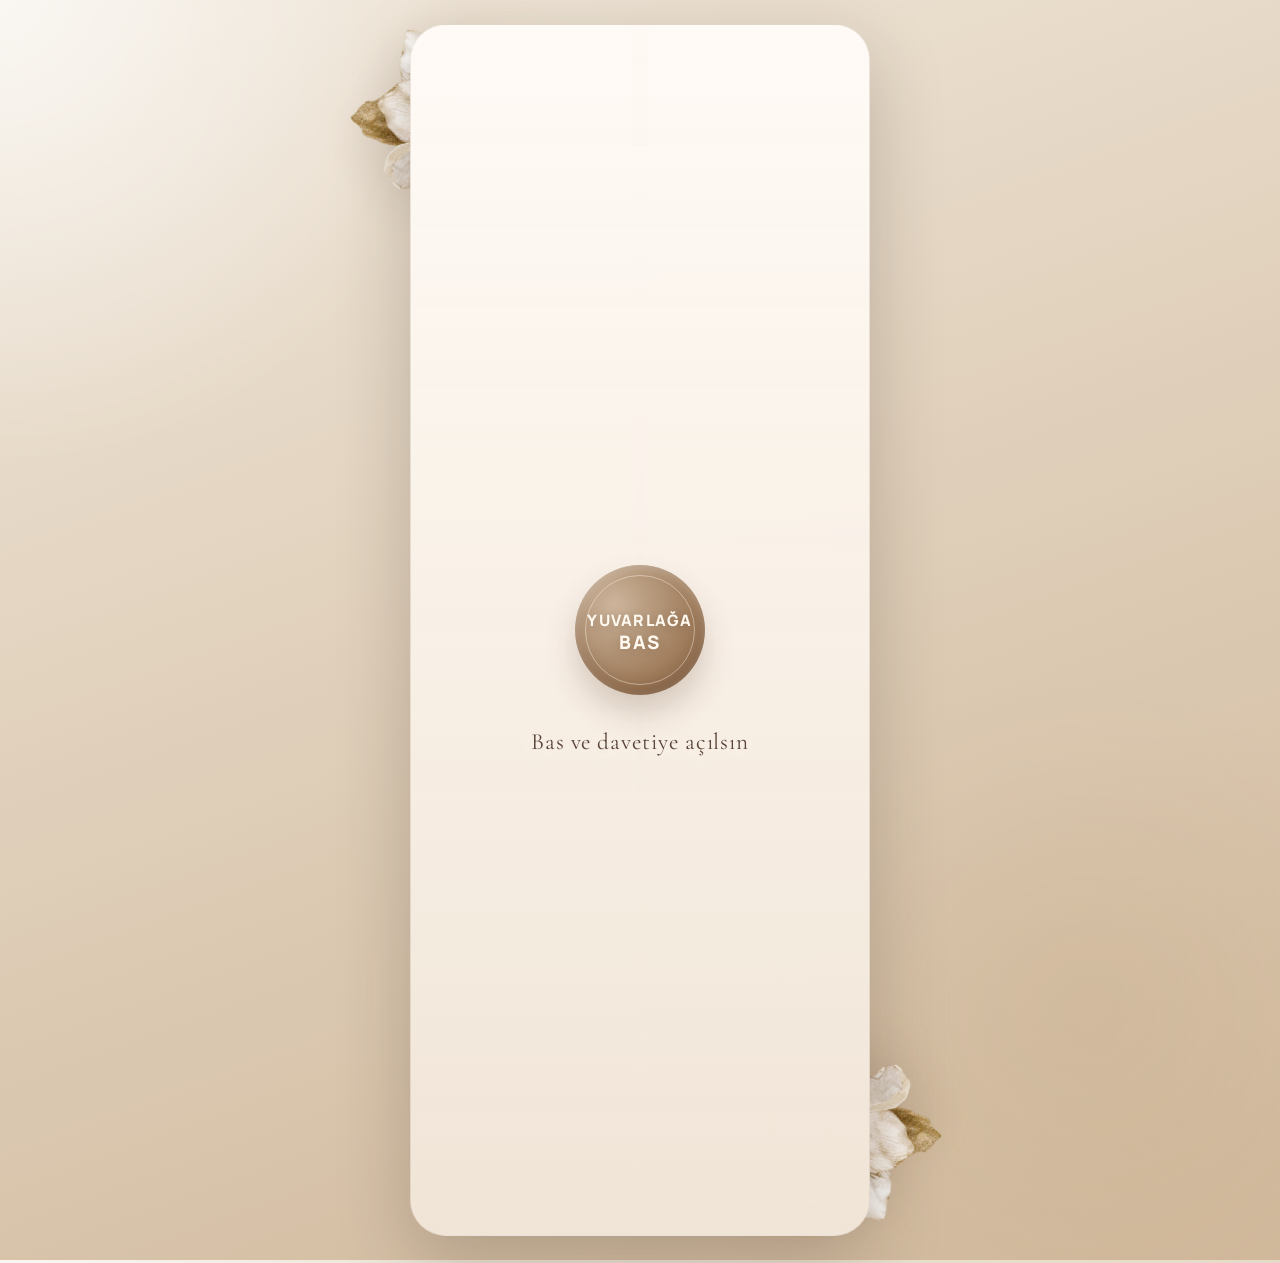
<file: index.html>
<!DOCTYPE html>
<html lang="tr">
  <head>
    <meta charset="UTF-8" />
    <meta name="viewport" content="width=device-width, initial-scale=1.0" />
    <title>Dijital Davetiye</title>
    <link rel="preconnect" href="https://fonts.googleapis.com" />
    <link rel="preconnect" href="https://fonts.gstatic.com" crossorigin />
    <link
      href="https://fonts.googleapis.com/css2?family=Cormorant+Garamond:wght@400;500;600;700&family=Manrope:wght@400;500;700&display=swap"
      rel="stylesheet"
    />
    <link rel="stylesheet" href="styles.css?v=6" />
  </head>
  <body>
    <main class="page-shell">
      <section class="invitation" aria-live="polite">
        <div class="paper-grain"></div>
        <img class="hero-flower hero-flower-top-left" src="assets/flower-corner.png" alt="" />
        <img class="hero-flower hero-flower-bottom-right" src="assets/flower-corner.png" alt="" />
        <div class="floating-blur blur-left"></div>
        <div class="floating-blur blur-right"></div>

        <div class="envelope-card" id="envelopeCard">
          <div class="envelope-face envelope-left"></div>
          <div class="envelope-face envelope-right"></div>

          <button class="seal-button" id="openInvite" aria-expanded="false" aria-controls="inviteContent">
            <span class="seal-ring"></span>
            <span class="seal-text-stack">
              <span class="seal-core-text">Yuvarla&#287;a</span>
              <span class="seal-core-text seal-core-text-bottom">bas</span>
            </span>
          </button>
          <p class="seal-hint">Bas ve davetiye a&ccedil;&#305;ls&#305;n</p>

          <div class="letter" id="inviteContent">
            <div class="invite-card">
              <img class="card-flower card-flower-top" src="assets/flower-corner.png" alt="" />
              <img class="card-flower card-flower-bottom" src="assets/flower-corner.png" alt="" />

              <p class="eyebrow">Yemek daveti</p>
              <h1 class="couple-names">Fatih<br />Nazl&#305; Hilal</h1>
              <p class="invite-copy">
                Bu mutlu g&uuml;n&uuml;m&uuml;z&uuml;n ard&#305;ndan, birlikte olaca&#287;&#305;m&#305;z yemek davetinde sizi de aram&#305;zda g&ouml;rmekten mutluluk duyar&#305;z.
              </p>

              <div class="host-line">
                <p>Ailemizin bu g&uuml;zel ak&#351;am&#305;nda sevincimizi sizinle payla&#351;mak isteriz.</p>
              </div>

              <div class="details-grid">
                <article class="detail-card">
                  <p class="detail-label">Mekan</p>
                  <p class="detail-value">Tantavi Sosyal Tesisi</p>
                </article>
                <article class="detail-card">
                  <p class="detail-label">Saat</p>
                  <p class="detail-value">18:00</p>
                </article>
                <article class="detail-card detail-card-wide">
                  <p class="detail-label">Tarih ve Adres</p>
                  <p class="detail-value">7 Haziran Pazar<br />Karayusuf Sk. No:10, 34764 &Uuml;mraniye/&#304;stanbul</p>
                </article>
              </div>

              <div class="actions">
                <a
                  class="action-button action-button-primary"
                  href="https://www.google.com/maps/search/?api=1&query=%C3%9Cmraniye%20Belediyesi%20Tantavi%20Sosyal%20Tesisi%2C%20Karayusuf%20Sk.%20No%3A10%2C%2034764%20%C3%9Cmraniye%2F%C4%B0stanbul"
                  target="_blank"
                  rel="noreferrer"
                >
                  Konum Tarifi
                </a>
              </div>

              <section class="rsvp-box" id="rsvp">
                <p class="rsvp-title">Geliyor musun?</p>
                <div class="rsvp-actions">
                  <button class="rsvp-button" type="button" data-response="Evet, geliyorum">
                    Evet
                  </button>
                  <button class="rsvp-button rsvp-button-muted" type="button" data-response="Maalesef kat&#305;lam&#305;yorum">
                    Hay&#305;r
                  </button>
                </div>
                <p class="rsvp-feedback" id="rsvpFeedback">
                  Se&ccedil;im yapt&#305;ktan sonra sana uygun yan&#305;t mesaj&#305; haz&#305;rlanacak.
                </p>
              </section>
            </div>
          </div>
        </div>
      </section>
    </main>

    <script src="script.js?v=6"></script>
  </body>
</html>
</file>
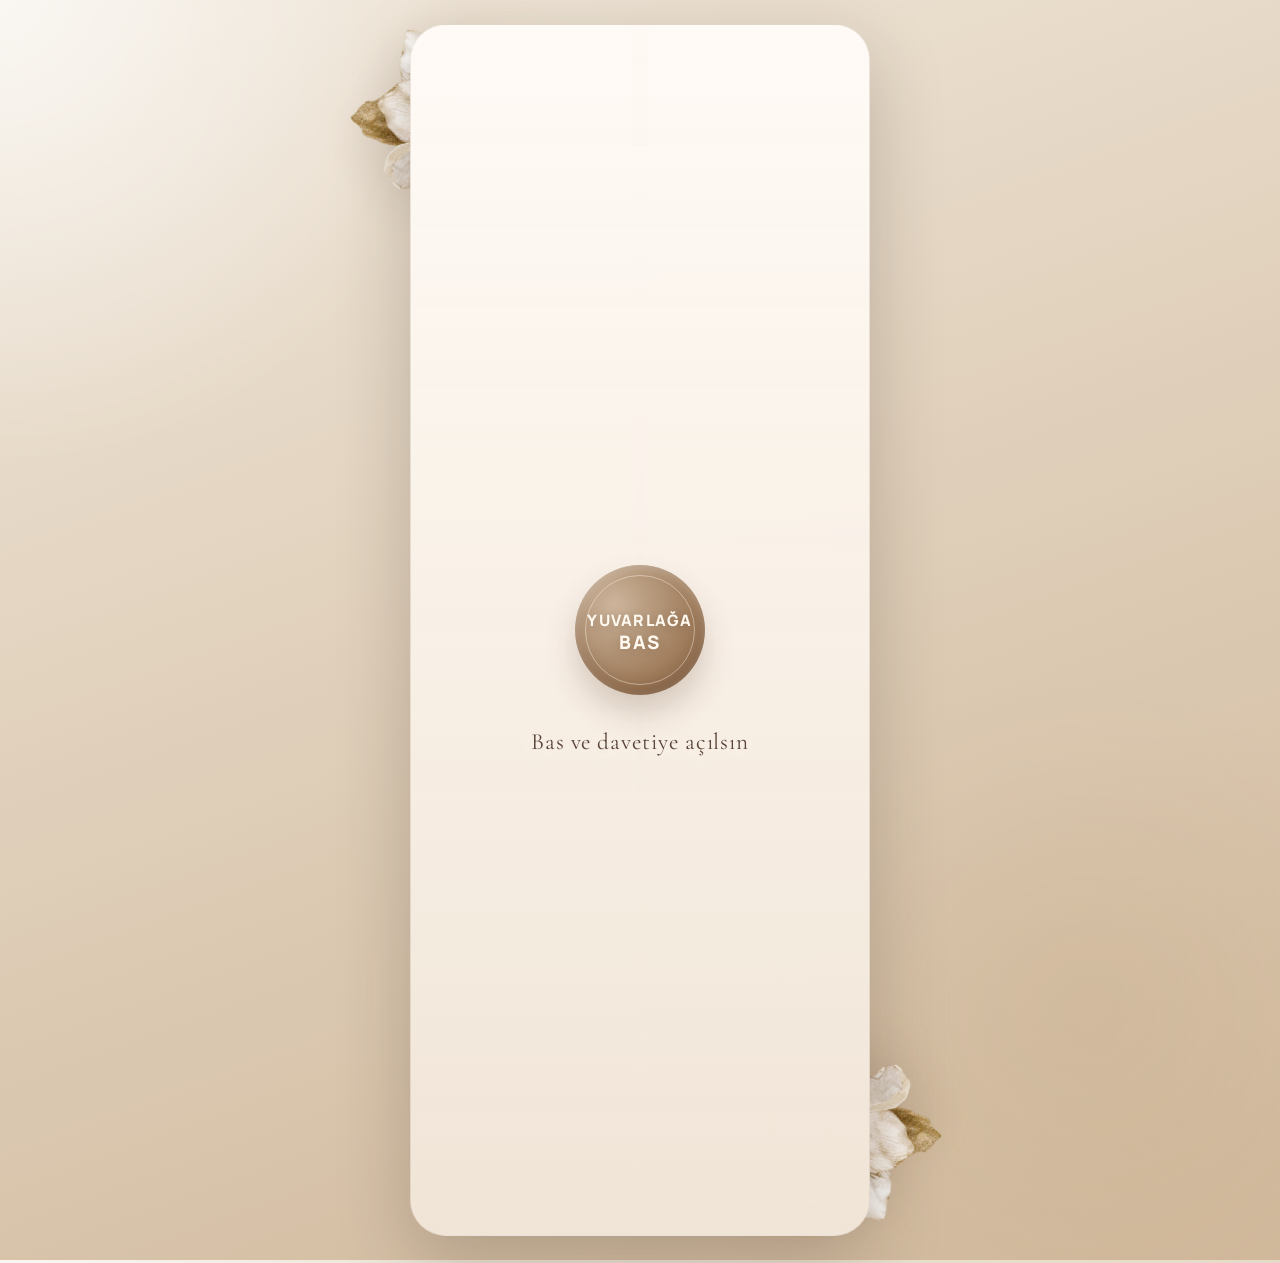
<file: index-v7.html>
<!DOCTYPE html>
<html lang="tr">
  <head>
    <meta charset="UTF-8" />
    <meta name="viewport" content="width=device-width, initial-scale=1.0" />
    <title>Dijital Davetiye</title>
    <link rel="preconnect" href="https://fonts.googleapis.com" />
    <link rel="preconnect" href="https://fonts.gstatic.com" crossorigin />
    <link
      href="https://fonts.googleapis.com/css2?family=Cormorant+Garamond:wght@400;500;600;700&family=Manrope:wght@400;500;700&display=swap"
      rel="stylesheet"
    />
    <link rel="stylesheet" href="styles-v7.css" />
  </head>
  <body>
    <main class="page-shell">
      <section class="invitation" aria-live="polite">
        <div class="paper-grain"></div>
        <img class="hero-flower hero-flower-top-left" src="assets/flower-corner.png" alt="" />
        <img class="hero-flower hero-flower-bottom-right" src="assets/flower-corner.png" alt="" />
        <div class="floating-blur blur-left"></div>
        <div class="floating-blur blur-right"></div>

        <div class="envelope-card" id="envelopeCard">
          <div class="envelope-face envelope-left"></div>
          <div class="envelope-face envelope-right"></div>

          <button class="seal-button" id="openInvite" aria-expanded="false" aria-controls="inviteContent">
            <span class="seal-ring"></span>
            <span class="seal-text-stack">
              <span class="seal-core-text">Yuvarla&#287;a</span>
              <span class="seal-core-text seal-core-text-bottom">bas</span>
            </span>
          </button>
          <p class="seal-hint">Bas ve davetiye a&ccedil;&#305;ls&#305;n</p>

          <div class="letter" id="inviteContent">
            <div class="invite-card">
              <img class="card-flower card-flower-top" src="assets/flower-corner.png" alt="" />
              <img class="card-flower card-flower-bottom" src="assets/flower-corner.png" alt="" />

              <p class="eyebrow">Yemek daveti</p>
              <h1 class="couple-names">Fatih<br />Nazl&#305; Hilal</h1>
              <p class="invite-copy">
                Bu mutlu g&uuml;n&uuml;m&uuml;z&uuml;n ard&#305;ndan, birlikte olaca&#287;&#305;m&#305;z yemek davetinde sizi de aram&#305;zda g&ouml;rmekten mutluluk duyar&#305;z.
              </p>

              <div class="host-line">
                <p>Ailemizin bu g&uuml;zel ak&#351;am&#305;nda sevincimizi sizinle payla&#351;mak isteriz.</p>
              </div>

              <div class="details-grid">
                <article class="detail-card">
                  <p class="detail-label">Mekan</p>
                  <p class="detail-value">Tantavi Sosyal Tesisi</p>
                </article>
                <article class="detail-card">
                  <p class="detail-label">Saat</p>
                  <p class="detail-value">18:00</p>
                </article>
                <article class="detail-card detail-card-wide">
                  <p class="detail-label">Tarih ve Adres</p>
                  <p class="detail-value">7 Haziran Pazar<br />Karayusuf Sk. No:10, 34764 &Uuml;mraniye/&#304;stanbul</p>
                </article>
              </div>

              <div class="actions">
                <a
                  class="action-button action-button-primary"
                  href="https://www.google.com/maps/search/?api=1&query=%C3%9Cmraniye%20Belediyesi%20Tantavi%20Sosyal%20Tesisi%2C%20Karayusuf%20Sk.%20No%3A10%2C%2034764%20%C3%9Cmraniye%2F%C4%B0stanbul"
                  target="_blank"
                  rel="noreferrer"
                >
                  Konum Tarifi
                </a>
              </div>

              <section class="rsvp-box" id="rsvp">
                <p class="rsvp-title">Geliyor musun?</p>
                <div class="rsvp-actions">
                  <button class="rsvp-button" type="button" data-response="Evet, geliyorum">
                    Evet
                  </button>
                  <button class="rsvp-button rsvp-button-muted" type="button" data-response="Maalesef kat&#305;lam&#305;yorum">
                    Hay&#305;r
                  </button>
                </div>
                <p class="rsvp-feedback" id="rsvpFeedback">
                  Se&ccedil;im yapt&#305;ktan sonra sana uygun yan&#305;t mesaj&#305; haz&#305;rlanacak.
                </p>
              </section>
            </div>
          </div>
        </div>
      </section>
    </main>

    <script src="script-v7.js"></script>
  </body>
</html>
</file>
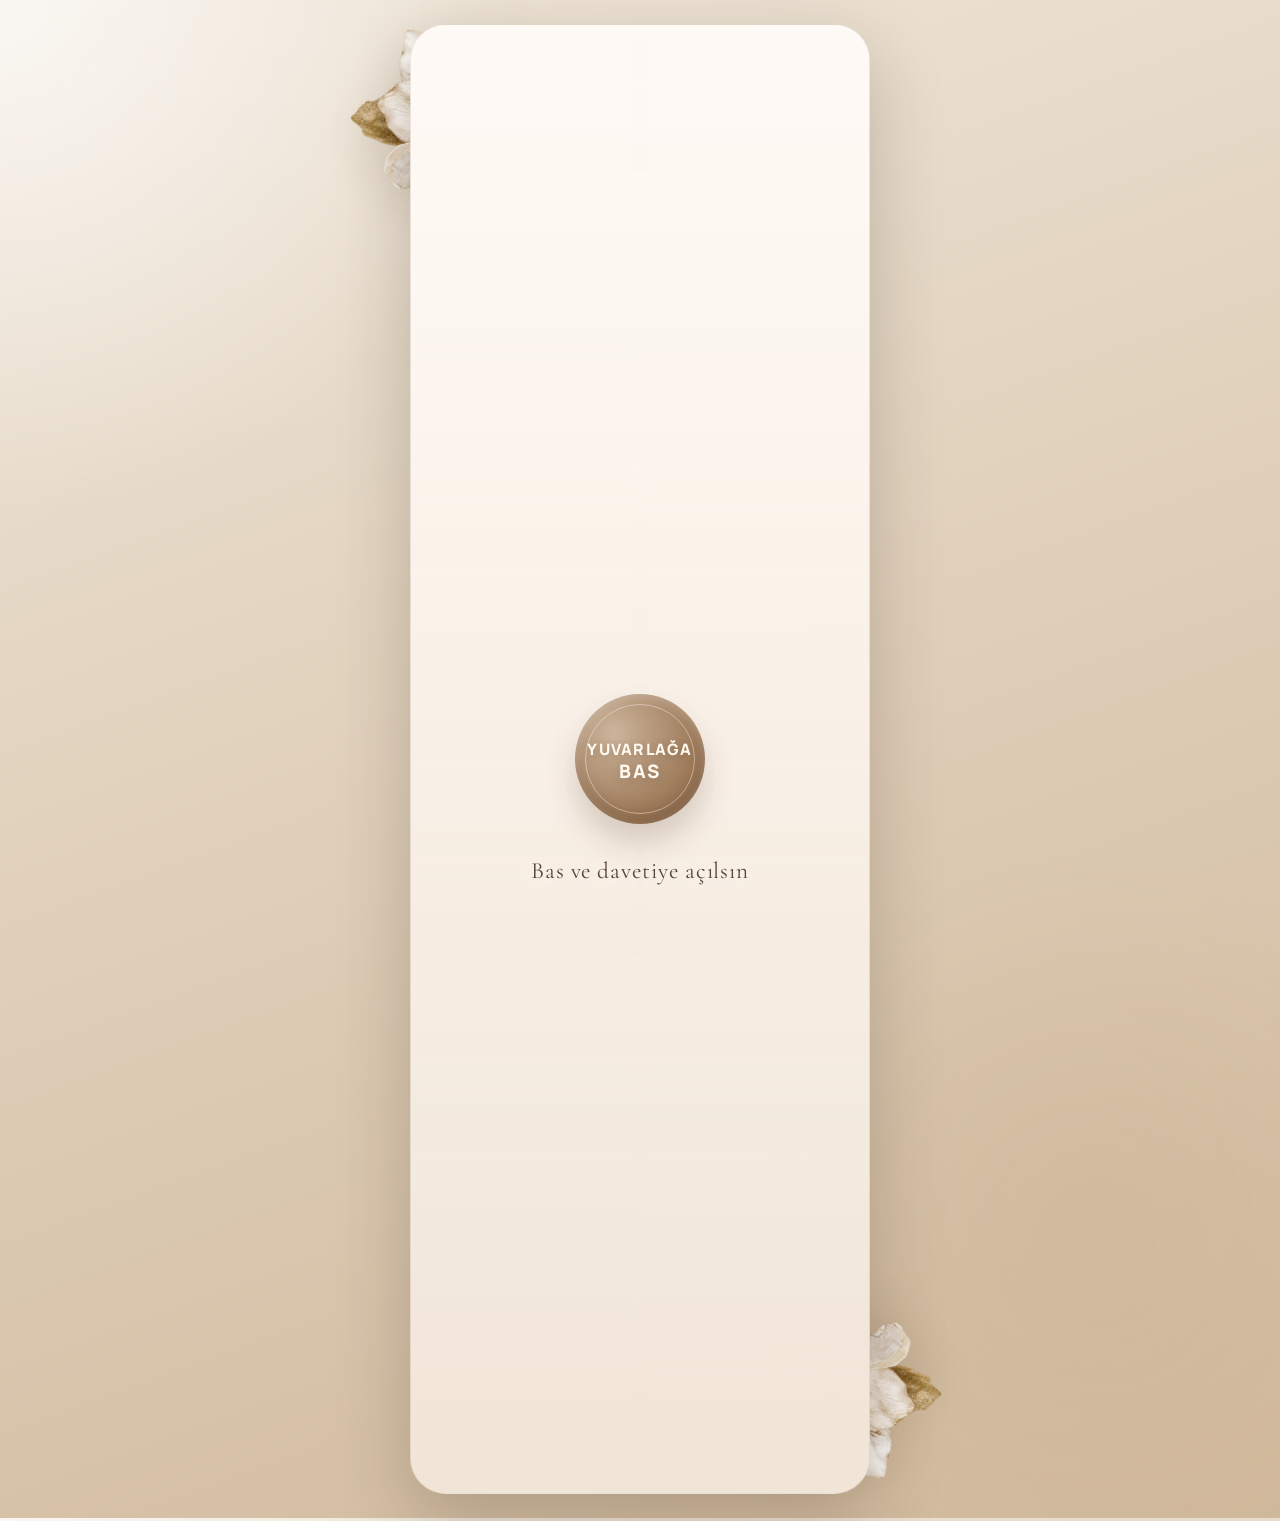
<file: index-v8.html>
<!DOCTYPE html>
<html lang="tr">
  <head>
    <meta charset="UTF-8" />
    <meta name="viewport" content="width=device-width, initial-scale=1.0" />
    <title>Dijital Davetiye</title>
    <link rel="preconnect" href="https://fonts.googleapis.com" />
    <link rel="preconnect" href="https://fonts.gstatic.com" crossorigin />
    <link
      href="https://fonts.googleapis.com/css2?family=Cormorant+Garamond:wght@400;500;600;700&family=Manrope:wght@400;500;700&display=swap"
      rel="stylesheet"
    />
    <link rel="stylesheet" href="styles-v8.css" />
  </head>
  <body>
    <main class="page-shell">
      <section class="invitation" aria-live="polite">
        <div class="paper-grain"></div>
        <img class="hero-flower hero-flower-top-left" src="assets/flower-corner.png" alt="" />
        <img class="hero-flower hero-flower-bottom-right" src="assets/flower-corner.png" alt="" />
        <div class="floating-blur blur-left"></div>
        <div class="floating-blur blur-right"></div>

        <div class="envelope-card" id="envelopeCard">
          <div class="envelope-face envelope-left"></div>
          <div class="envelope-face envelope-right"></div>

          <button class="seal-button" id="openInvite" aria-expanded="false" aria-controls="inviteContent">
            <span class="seal-ring"></span>
            <span class="seal-text-stack">
              <span class="seal-core-text">Yuvarla&#287;a</span>
              <span class="seal-core-text seal-core-text-bottom">bas</span>
            </span>
          </button>
          <p class="seal-hint">Bas ve davetiye a&ccedil;&#305;ls&#305;n</p>

          <div class="letter" id="inviteContent">
            <div class="invite-card">
              <img class="card-flower card-flower-top" src="assets/flower-corner.png" alt="" />
              <img class="card-flower card-flower-bottom" src="assets/flower-corner.png" alt="" />

              <p class="eyebrow">Yemek daveti</p>
              <h1 class="couple-names">Fatih<br />Nazl&#305; Hilal</h1>
              <p class="invite-copy">
                Bu mutlu g&uuml;n&uuml;m&uuml;z&uuml;n ard&#305;ndan, birlikte olaca&#287;&#305;m&#305;z yemek davetinde sizi de aram&#305;zda g&ouml;rmekten mutluluk duyar&#305;z.
              </p>

              <div class="host-line">
                <p>Ailemizin bu g&uuml;zel ak&#351;am&#305;nda sevincimizi sizinle payla&#351;mak isteriz.</p>
              </div>

              <div class="details-grid">
                <article class="detail-card">
                  <p class="detail-label">Mekan</p>
                  <p class="detail-value">Tantavi Sosyal Tesisi</p>
                </article>
                <article class="detail-card">
                  <p class="detail-label">Saat</p>
                  <p class="detail-value">18:00</p>
                </article>
                <article class="detail-card detail-card-wide">
                  <p class="detail-label">Tarih ve Adres</p>
                  <p class="detail-value">7 Haziran Pazar<br />Karayusuf Sk. No:10, 34764 &Uuml;mraniye/&#304;stanbul</p>
                </article>
              </div>

              <div class="actions">
                <a
                  class="action-button action-button-primary"
                  href="https://www.google.com/maps/search/?api=1&query=%C3%9Cmraniye%20Belediyesi%20Tantavi%20Sosyal%20Tesisi%2C%20Karayusuf%20Sk.%20No%3A10%2C%2034764%20%C3%9Cmraniye%2F%C4%B0stanbul"
                  target="_blank"
                  rel="noreferrer"
                >
                  Konum Tarifi
                </a>
              </div>

              <section class="rsvp-box" id="rsvp">
                <p class="rsvp-title">Geliyor musun?</p>
                <form class="rsvp-form" id="rsvpForm">
                  <div class="rsvp-actions">
                    <button class="rsvp-button" type="button" data-response="Evet, geliyorum">
                      Evet
                    </button>
                    <button class="rsvp-button rsvp-button-muted" type="button" data-response="Maalesef kat&#305;lam&#305;yorum">
                      Hay&#305;r
                    </button>
                  </div>

                  <label class="form-field">
                    <span class="form-label">Ad Soyad</span>
                    <input
                      class="form-input"
                      id="guestName"
                      name="guestName"
                      type="text"
                      placeholder="Ad&#305;n&#305;z soyad&#305;n&#305;z"
                      autocomplete="name"
                      required
                    />
                  </label>

                  <label class="form-field">
                    <span class="form-label">Ka&#231; ki&#351;i geleceksiniz?</span>
                    <input
                      class="form-input"
                      id="guestCount"
                      name="guestCount"
                      type="number"
                      min="1"
                      max="20"
                      step="1"
                      value="1"
                      required
                    />
                  </label>

                  <button class="submit-button" type="submit">Kat&#305;l&#305;m Bilgisini G&#246;nder</button>
                </form>
                <p class="rsvp-feedback" id="rsvpFeedback">
                  Gelme durumunu ve ka&#231; ki&#351;i gelece&#287;inizi iletebilirsiniz.
                </p>
              </section>
            </div>
          </div>
        </div>
      </section>
    </main>

    <script src="script-v8.js"></script>
  </body>
</html>
</file>
<file: styles.css>
:root {
  --bg-top: #efe5d8;
  --bg-bottom: #d2bea7;
  --card: rgba(16, 34, 67, 0.9);
  --paper: #fffaf5;
  --paper-shadow: rgba(16, 25, 46, 0.2);
  --text-main: #473124;
  --text-soft: #e8d8bb;
  --accent: #d7bc8f;
  --accent-strong: #9f7449;
  --line: rgba(224, 201, 157, 0.24);
  --shadow: 0 26px 75px rgba(41, 29, 20, 0.22);
  --navy: #11284d;
  --navy-deep: #0d203e;
  --gold: #ead8b6;
}

* {
  box-sizing: border-box;
}

html {
  scroll-behavior: smooth;
}

body {
  margin: 0;
  min-height: 100vh;
  font-family: "Manrope", sans-serif;
  color: var(--text-main);
  background:
    radial-gradient(circle at top left, rgba(255, 255, 255, 0.66), transparent 26%),
    radial-gradient(circle at 85% 80%, rgba(182, 149, 107, 0.14), transparent 22%),
    linear-gradient(160deg, #f0e7da, #dccab3 58%, #d0b89b);
}

button,
a {
  -webkit-tap-highlight-color: transparent;
}

.page-shell {
  min-height: 100vh;
  min-height: 100dvh;
  display: grid;
  place-items: center;
  padding: 24px;
}

.invitation {
  position: relative;
  width: min(100%, 460px);
}

.paper-grain,
.hero-flower {
  position: absolute;
  z-index: 0;
  pointer-events: none;
}

.paper-grain {
  inset: 0;
  border-radius: 38px;
  background:
    radial-gradient(circle at 20% 18%, rgba(255, 251, 245, 0.56), transparent 18%),
    radial-gradient(circle at 76% 30%, rgba(193, 161, 119, 0.1), transparent 16%),
    radial-gradient(circle at 35% 76%, rgba(255, 250, 242, 0.26), transparent 18%),
    repeating-linear-gradient(
      115deg,
      rgba(255, 255, 255, 0.04) 0 2px,
      rgba(160, 130, 96, 0.03) 2px 4px,
      rgba(255, 255, 255, 0.02) 4px 7px
    );
  mix-blend-mode: soft-light;
}

.hero-flower {
  width: 280px;
  max-width: none;
  opacity: 0.95;
  filter: drop-shadow(0 18px 28px rgba(90, 63, 38, 0.16));
}

.hero-flower-top-left {
  top: -12px;
  left: -78px;
  transform: rotate(-14deg);
}

.hero-flower-bottom-right {
  right: -92px;
  bottom: -2px;
  transform: rotate(168deg) scale(0.98);
}

.floating-blur {
  position: absolute;
  border-radius: 999px;
  filter: blur(12px);
  z-index: 0;
  opacity: 0.8;
}

.blur-left {
  width: 160px;
  height: 160px;
  background: rgba(255, 245, 232, 0.5);
  top: 8px;
  left: 18px;
}

.blur-right {
  width: 200px;
  height: 200px;
  background: rgba(164, 131, 98, 0.14);
  right: -18px;
  bottom: 8px;
}

.envelope-card {
  position: relative;
  min-height: 720px;
  overflow: hidden;
  border-radius: 36px;
  background: linear-gradient(180deg, rgba(255, 252, 248, 0.9), rgba(242, 232, 221, 0.95));
  border: 1px solid rgba(122, 97, 80, 0.14);
  box-shadow: var(--shadow);
  isolation: isolate;
}

.envelope-face {
  position: absolute;
  inset: 0;
  background: linear-gradient(180deg, rgba(255, 250, 245, 0.96), rgba(240, 228, 214, 0.9));
  transition: transform 1s cubic-bezier(0.22, 1, 0.36, 1), opacity 0.85s ease;
  z-index: 2;
}

.envelope-left {
  clip-path: polygon(0 0, 52% 0, 50% 100%, 0 100%);
  border-right: 1px solid rgba(108, 82, 62, 0.08);
}

.envelope-right {
  clip-path: polygon(48% 0, 100% 0, 100% 100%, 50% 100%);
  border-left: 1px solid rgba(108, 82, 62, 0.08);
}

.seal-button {
  position: absolute;
  top: 50%;
  left: 50%;
  width: 130px;
  height: 130px;
  transform: translate(-50%, -50%);
  display: flex;
  align-items: center;
  justify-content: center;
  border: 0;
  border-radius: 999px;
  background:
    radial-gradient(circle at 30% 30%, #ccb49b, #9d7a59 65%, #7b5b41 100%);
  box-shadow:
    0 18px 30px rgba(95, 67, 46, 0.22),
    inset 0 3px 10px rgba(255, 255, 255, 0.28),
    inset 0 -10px 14px rgba(88, 58, 37, 0.24);
  cursor: pointer;
  z-index: 4;
  transition: transform 0.35s ease, opacity 0.5s ease, box-shadow 0.35s ease;
  animation: sealPulse 2.6s ease-in-out infinite;
}

.seal-button:active {
  transform: translate(-50%, -50%) scale(0.96);
}

.seal-ring {
  position: absolute;
  inset: 10px;
  border-radius: inherit;
  border: 1px solid rgba(255, 249, 240, 0.42);
}

.seal-text-stack {
  position: relative;
  z-index: 1;
  display: flex;
  flex-direction: column;
  align-items: center;
  justify-content: center;
  gap: 4px;
  transform: translateY(2px);
}

.seal-core-text {
  display: block;
  font-family: "Manrope", sans-serif;
  font-size: 0.98rem;
  font-weight: 800;
  letter-spacing: 0.08em;
  text-transform: uppercase;
  color: #fff9f0;
  text-shadow: 0 2px 10px rgba(76, 50, 31, 0.22);
  line-height: 1;
  text-align: center;
  white-space: nowrap;
}

.seal-core-text-bottom {
  font-size: 1.16rem;
}

.seal-hint {
  position: absolute;
  top: calc(50% + 98px);
  left: 50%;
  margin: 0;
  transform: translateX(-50%);
  z-index: 4;
  font-family: "Cormorant Garamond", serif;
  font-size: 1.45rem;
  letter-spacing: 0.04em;
  color: rgba(71, 49, 36, 0.9);
  text-shadow: 0 4px 18px rgba(255, 250, 245, 0.9);
}

.letter {
  position: relative;
  z-index: 1;
  height: 100%;
  padding: 42px 20px 28px;
  display: flex;
  align-items: center;
  justify-content: center;
  opacity: 0;
  transform: translateY(34px) scale(0.98);
  transition:
    opacity 0.8s ease 0.4s,
    transform 0.95s cubic-bezier(0.22, 1, 0.36, 1) 0.35s;
}

.eyebrow,
.invite-copy,
.detail-label,
.rsvp-feedback {
  color: var(--text-soft);
}

.invite-card {
  position: relative;
  width: 100%;
  min-height: 640px;
  padding: 68px 28px 30px;
  overflow: hidden;
  border-radius: 54px 54px 14px 14px;
  background:
    radial-gradient(circle at 30% 22%, rgba(255, 255, 255, 0.07), transparent 20%),
    radial-gradient(circle at 65% 48%, rgba(113, 80, 138, 0.08), transparent 24%),
    repeating-linear-gradient(
      90deg,
      rgba(255, 255, 255, 0.02) 0 1px,
      rgba(10, 22, 42, 0) 1px 18px
    ),
    linear-gradient(180deg, rgba(18, 42, 78, 0.98), rgba(11, 27, 54, 0.99));
  border: 1px solid rgba(235, 216, 182, 0.18);
  box-shadow:
    inset 0 0 0 1px rgba(255, 244, 221, 0.06),
    0 18px 50px rgba(11, 19, 35, 0.28);
}

.invite-card::before {
  content: "";
  position: absolute;
  inset: 10px;
  border-radius: 46px 46px 10px 10px;
  border: 1px solid rgba(234, 216, 182, 0.1);
  pointer-events: none;
}

.card-flower {
  position: absolute;
  width: 220px;
  max-width: none;
  z-index: 2;
  opacity: 0.98;
  filter: drop-shadow(0 18px 24px rgba(8, 15, 30, 0.18));
}

.card-flower-top {
  top: -18px;
  left: -110px;
  transform: rotate(-8deg) scale(1.24);
}

.card-flower-bottom {
  right: -88px;
  bottom: -62px;
  transform: rotate(170deg) scale(1.12);
}

.eyebrow {
  position: relative;
  z-index: 3;
  margin: 40px 0 24px;
  text-align: center;
  letter-spacing: 0.28em;
  text-transform: uppercase;
  font-size: 0.72rem;
  color: rgba(234, 216, 182, 0.76);
}

.couple-names {
  position: relative;
  z-index: 3;
  margin: 0 0 18px;
  text-align: center;
  font-family: "Cormorant Garamond", serif;
  font-size: clamp(3.25rem, 9.5vw, 5rem);
  line-height: 0.94;
  font-weight: 500;
  color: var(--gold);
  text-shadow: 0 6px 22px rgba(7, 14, 29, 0.28);
}

.invite-copy {
  position: relative;
  z-index: 3;
  margin: 0 auto 28px;
  max-width: 30ch;
  text-align: center;
  font-size: 1rem;
  line-height: 1.75;
  color: rgba(243, 231, 208, 0.88);
}

.host-line {
  position: relative;
  z-index: 3;
  margin: 0 auto 30px;
  max-width: 27ch;
  text-align: center;
  color: rgba(232, 216, 187, 0.82);
  font-size: 0.94rem;
  line-height: 1.7;
}

.host-line p {
  margin: 0;
}

.details-grid {
  position: relative;
  z-index: 3;
  display: grid;
  grid-template-columns: repeat(2, minmax(0, 1fr));
  gap: 14px;
  margin-bottom: 22px;
}

.detail-card,
.rsvp-box {
  border-radius: 24px;
  background: rgba(255, 250, 241, 0.08);
  border: 1px solid rgba(234, 216, 182, 0.14);
  backdrop-filter: blur(16px);
  box-shadow: 0 10px 35px rgba(11, 20, 37, 0.22);
}

.detail-card {
  padding: 18px;
}

.detail-card-wide {
  grid-column: 1 / -1;
}

.detail-label,
.detail-value,
.rsvp-title,
.rsvp-feedback {
  margin: 0;
}

.detail-label {
  font-size: 0.72rem;
  text-transform: uppercase;
  letter-spacing: 0.22em;
  color: rgba(234, 216, 182, 0.72);
}

.detail-value {
  margin-top: 10px;
  font-size: 1rem;
  line-height: 1.65;
  font-weight: 600;
  color: rgba(255, 245, 227, 0.96);
}

.actions {
  position: relative;
  z-index: 3;
  display: flex;
  justify-content: center;
  margin: 22px 0;
}

.action-button,
.rsvp-button {
  display: inline-flex;
  align-items: center;
  justify-content: center;
  border-radius: 999px;
  padding: 15px 20px;
  text-decoration: none;
  font-weight: 700;
  transition: transform 0.2s ease, background-color 0.2s ease, color 0.2s ease;
}

.action-button {
  width: min(100%, 320px);
}

.action-button:hover,
.rsvp-button:hover {
  transform: translateY(-1px);
}

.action-button-primary {
  background: linear-gradient(135deg, #f1dfbe, #cfab77);
  color: #2b1d12;
  box-shadow: 0 12px 24px rgba(0, 0, 0, 0.2);
}

.rsvp-box {
  position: relative;
  z-index: 3;
  padding: 20px;
  background: rgba(255, 250, 241, 0.06);
}

.rsvp-title {
  font-family: "Cormorant Garamond", serif;
  font-size: 2rem;
  text-align: center;
  color: var(--gold);
}

.rsvp-actions {
  display: grid;
  grid-template-columns: repeat(2, minmax(0, 1fr));
  gap: 12px;
  margin: 18px 0 14px;
}

.rsvp-button {
  border: 0;
  background: rgba(231, 209, 171, 0.18);
  color: #fff5e3;
  cursor: pointer;
}

.rsvp-button-muted {
  background: rgba(255, 250, 241, 0.08);
  color: rgba(255, 245, 227, 0.88);
}

.rsvp-button.is-selected {
  outline: 2px solid rgba(127, 90, 61, 0.3);
  outline-offset: 2px;
}

.rsvp-feedback {
  text-align: center;
  min-height: 48px;
  line-height: 1.6;
  font-size: 0.92rem;
}

.invitation.is-open .envelope-left {
  transform: translateX(-102%) rotate(-8deg);
  opacity: 0;
}

.invitation.is-open .envelope-right {
  transform: translateX(102%) rotate(8deg);
  opacity: 0;
}

.invitation.is-open .seal-button {
  opacity: 0;
  pointer-events: none;
  transform: translate(-50%, -50%) scale(0.4);
  animation: none;
}

.invitation.is-opening .seal-button {
  animation: sealPress 0.6s cubic-bezier(0.22, 1, 0.36, 1) forwards;
}

.invitation.is-open .seal-hint,
.invitation.is-opening .seal-hint {
  opacity: 0;
  transform: translateX(-50%) translateY(12px);
}

.seal-hint {
  transition: opacity 0.35s ease, transform 0.45s ease;
}

.invitation.is-open .letter {
  opacity: 1;
  transform: translateY(0) scale(1);
}

.invitation.is-opening .envelope-left {
  transform: translateX(-18%) rotate(-3deg);
}

.invitation.is-opening .envelope-right {
  transform: translateX(18%) rotate(3deg);
}

@keyframes sealPulse {
  0%,
  100% {
    transform: translate(-50%, -50%) scale(1);
    box-shadow:
      0 18px 30px rgba(95, 67, 46, 0.22),
      inset 0 3px 10px rgba(255, 255, 255, 0.28),
      inset 0 -10px 14px rgba(88, 58, 37, 0.24);
  }
  50% {
    transform: translate(-50%, -50%) scale(1.04);
    box-shadow:
      0 24px 36px rgba(95, 67, 46, 0.26),
      inset 0 3px 10px rgba(255, 255, 255, 0.32),
      inset 0 -10px 14px rgba(88, 58, 37, 0.24);
  }
}

@keyframes sealPress {
  0% {
    transform: translate(-50%, -50%) scale(1.04);
  }
  35% {
    transform: translate(-50%, -50%) scale(0.9);
  }
  100% {
    transform: translate(-50%, -50%) scale(0.4);
  }
}

@media (max-width: 520px) {
  .page-shell {
    min-height: 100svh;
    min-height: 100dvh;
    align-items: stretch;
    padding: 0;
  }

  .invitation {
    width: 100%;
  }

  .envelope-card {
    min-height: 100svh;
    min-height: 100dvh;
    border-radius: 0;
  }

  .paper-grain {
    border-radius: 0;
  }

  .hero-flower {
    width: 205px;
  }

  .hero-flower-top-left {
    top: 18px;
    left: -62px;
  }

  .hero-flower-bottom-right {
    right: -72px;
    bottom: 18px;
  }

  .letter {
    padding: 18px 10px;
  }

  .seal-button {
    width: 118px;
    height: 118px;
    top: 44%;
  }

  .seal-text-stack {
    gap: 2px;
    transform: translateY(1px);
  }

  .seal-core-text:first-of-type {
    font-size: 0.88rem;
  }

  .seal-core-text-bottom {
    font-size: 1rem;
  }

  .seal-hint {
    top: calc(44% + 92px);
    font-size: 1.2rem;
  }

  .details-grid,
  .rsvp-actions {
    grid-template-columns: 1fr;
  }

  .invite-card {
    min-height: calc(100dvh - 36px);
    padding: 58px 18px 24px;
    border-radius: 40px 40px 14px 14px;
  }

  .invite-card::before {
    inset: 8px;
    border-radius: 32px 32px 10px 10px;
  }

  .card-flower {
    width: 174px;
  }

  .card-flower-top {
    top: -8px;
    left: -76px;
  }

  .card-flower-bottom {
    right: -56px;
    bottom: -34px;
  }

  .eyebrow {
    margin-top: 54px;
  }

  .eyebrow {
    margin-bottom: 18px;
    font-size: 0.66rem;
  }

  .couple-names {
    font-size: clamp(2.7rem, 12vw, 4rem);
  }

  .invite-copy,
  .host-line {
    max-width: 24ch;
    font-size: 0.92rem;
  }

  .actions {
    display: flex;
    justify-content: center;
  }
}
</file>
<file: styles-v7.css>
:root {
  --bg-top: #efe5d8;
  --bg-bottom: #d2bea7;
  --card: rgba(16, 34, 67, 0.9);
  --paper: #fffaf5;
  --paper-shadow: rgba(16, 25, 46, 0.2);
  --text-main: #473124;
  --text-soft: #e8d8bb;
  --accent: #d7bc8f;
  --accent-strong: #9f7449;
  --line: rgba(224, 201, 157, 0.24);
  --shadow: 0 26px 75px rgba(41, 29, 20, 0.22);
  --navy: #11284d;
  --navy-deep: #0d203e;
  --gold: #ead8b6;
}

* {
  box-sizing: border-box;
}

html {
  scroll-behavior: smooth;
}

body {
  margin: 0;
  min-height: 100vh;
  font-family: "Manrope", sans-serif;
  color: var(--text-main);
  background:
    radial-gradient(circle at top left, rgba(255, 255, 255, 0.66), transparent 26%),
    radial-gradient(circle at 85% 80%, rgba(182, 149, 107, 0.14), transparent 22%),
    linear-gradient(160deg, #f0e7da, #dccab3 58%, #d0b89b);
}

button,
a {
  -webkit-tap-highlight-color: transparent;
}

.page-shell {
  min-height: 100vh;
  min-height: 100dvh;
  display: grid;
  place-items: center;
  padding: 24px;
}

.invitation {
  position: relative;
  width: min(100%, 460px);
}

.paper-grain,
.hero-flower {
  position: absolute;
  z-index: 0;
  pointer-events: none;
}

.paper-grain {
  inset: 0;
  border-radius: 38px;
  background:
    radial-gradient(circle at 20% 18%, rgba(255, 251, 245, 0.56), transparent 18%),
    radial-gradient(circle at 76% 30%, rgba(193, 161, 119, 0.1), transparent 16%),
    radial-gradient(circle at 35% 76%, rgba(255, 250, 242, 0.26), transparent 18%),
    repeating-linear-gradient(
      115deg,
      rgba(255, 255, 255, 0.04) 0 2px,
      rgba(160, 130, 96, 0.03) 2px 4px,
      rgba(255, 255, 255, 0.02) 4px 7px
    );
  mix-blend-mode: soft-light;
}

.hero-flower {
  width: 280px;
  max-width: none;
  opacity: 0.95;
  filter: drop-shadow(0 18px 28px rgba(90, 63, 38, 0.16));
}

.hero-flower-top-left {
  top: -12px;
  left: -78px;
  transform: rotate(-14deg);
}

.hero-flower-bottom-right {
  right: -92px;
  bottom: -2px;
  transform: rotate(168deg) scale(0.98);
}

.floating-blur {
  position: absolute;
  border-radius: 999px;
  filter: blur(12px);
  z-index: 0;
  opacity: 0.8;
}

.blur-left {
  width: 160px;
  height: 160px;
  background: rgba(255, 245, 232, 0.5);
  top: 8px;
  left: 18px;
}

.blur-right {
  width: 200px;
  height: 200px;
  background: rgba(164, 131, 98, 0.14);
  right: -18px;
  bottom: 8px;
}

.envelope-card {
  position: relative;
  min-height: 720px;
  overflow: hidden;
  border-radius: 36px;
  background: linear-gradient(180deg, rgba(255, 252, 248, 0.9), rgba(242, 232, 221, 0.95));
  border: 1px solid rgba(122, 97, 80, 0.14);
  box-shadow: var(--shadow);
  isolation: isolate;
}

.envelope-face {
  position: absolute;
  inset: 0;
  background: linear-gradient(180deg, rgba(255, 250, 245, 0.96), rgba(240, 228, 214, 0.9));
  transition: transform 1s cubic-bezier(0.22, 1, 0.36, 1), opacity 0.85s ease;
  z-index: 2;
}

.envelope-left {
  clip-path: polygon(0 0, 52% 0, 50% 100%, 0 100%);
  border-right: 1px solid rgba(108, 82, 62, 0.08);
}

.envelope-right {
  clip-path: polygon(48% 0, 100% 0, 100% 100%, 50% 100%);
  border-left: 1px solid rgba(108, 82, 62, 0.08);
}

.seal-button {
  position: absolute;
  top: 50%;
  left: 50%;
  width: 130px;
  height: 130px;
  transform: translate(-50%, -50%);
  display: flex;
  align-items: center;
  justify-content: center;
  border: 0;
  border-radius: 999px;
  background:
    radial-gradient(circle at 30% 30%, #ccb49b, #9d7a59 65%, #7b5b41 100%);
  box-shadow:
    0 18px 30px rgba(95, 67, 46, 0.22),
    inset 0 3px 10px rgba(255, 255, 255, 0.28),
    inset 0 -10px 14px rgba(88, 58, 37, 0.24);
  cursor: pointer;
  z-index: 4;
  transition: transform 0.35s ease, opacity 0.5s ease, box-shadow 0.35s ease;
  animation: sealPulse 2.6s ease-in-out infinite;
}

.seal-button:active {
  transform: translate(-50%, -50%) scale(0.96);
}

.seal-ring {
  position: absolute;
  inset: 10px;
  border-radius: inherit;
  border: 1px solid rgba(255, 249, 240, 0.42);
}

.seal-text-stack {
  position: relative;
  z-index: 1;
  display: flex;
  flex-direction: column;
  align-items: center;
  justify-content: center;
  gap: 4px;
  transform: translateY(2px);
}

.seal-core-text {
  display: block;
  font-family: "Manrope", sans-serif;
  font-size: 0.98rem;
  font-weight: 800;
  letter-spacing: 0.08em;
  text-transform: uppercase;
  color: #fff9f0;
  text-shadow: 0 2px 10px rgba(76, 50, 31, 0.22);
  line-height: 1;
  text-align: center;
  white-space: nowrap;
}

.seal-core-text-bottom {
  font-size: 1.16rem;
}

.seal-hint {
  position: absolute;
  top: calc(50% + 98px);
  left: 50%;
  margin: 0;
  transform: translateX(-50%);
  z-index: 4;
  font-family: "Cormorant Garamond", serif;
  font-size: 1.45rem;
  letter-spacing: 0.04em;
  color: rgba(71, 49, 36, 0.9);
  text-shadow: 0 4px 18px rgba(255, 250, 245, 0.9);
}

.letter {
  position: relative;
  z-index: 1;
  height: 100%;
  padding: 42px 20px 28px;
  display: flex;
  align-items: center;
  justify-content: center;
  opacity: 0;
  transform: translateY(34px) scale(0.98);
  transition:
    opacity 0.8s ease 0.4s,
    transform 0.95s cubic-bezier(0.22, 1, 0.36, 1) 0.35s;
}

.eyebrow,
.invite-copy,
.detail-label,
.rsvp-feedback {
  color: var(--text-soft);
}

.invite-card {
  position: relative;
  width: 100%;
  min-height: 640px;
  padding: 68px 28px 30px;
  overflow: hidden;
  border-radius: 54px 54px 14px 14px;
  background:
    radial-gradient(circle at 30% 22%, rgba(255, 255, 255, 0.07), transparent 20%),
    radial-gradient(circle at 65% 48%, rgba(113, 80, 138, 0.08), transparent 24%),
    repeating-linear-gradient(
      90deg,
      rgba(255, 255, 255, 0.02) 0 1px,
      rgba(10, 22, 42, 0) 1px 18px
    ),
    linear-gradient(180deg, rgba(18, 42, 78, 0.98), rgba(11, 27, 54, 0.99));
  border: 1px solid rgba(235, 216, 182, 0.18);
  box-shadow:
    inset 0 0 0 1px rgba(255, 244, 221, 0.06),
    0 18px 50px rgba(11, 19, 35, 0.28);
}

.invite-card::before {
  content: "";
  position: absolute;
  inset: 10px;
  border-radius: 46px 46px 10px 10px;
  border: 1px solid rgba(234, 216, 182, 0.1);
  pointer-events: none;
}

.card-flower {
  position: absolute;
  width: 220px;
  max-width: none;
  z-index: 2;
  opacity: 0.98;
  filter: drop-shadow(0 18px 24px rgba(8, 15, 30, 0.18));
}

.card-flower-top {
  top: -18px;
  left: -110px;
  transform: rotate(-8deg) scale(1.24);
}

.card-flower-bottom {
  right: -88px;
  bottom: -62px;
  transform: rotate(170deg) scale(1.12);
}

.eyebrow {
  position: relative;
  z-index: 3;
  margin: 40px 0 24px;
  text-align: center;
  letter-spacing: 0.28em;
  text-transform: uppercase;
  font-size: 0.72rem;
  color: rgba(234, 216, 182, 0.76);
}

.couple-names {
  position: relative;
  z-index: 3;
  margin: 0 0 18px;
  text-align: center;
  font-family: "Cormorant Garamond", serif;
  font-size: clamp(3.25rem, 9.5vw, 5rem);
  line-height: 0.94;
  font-weight: 500;
  color: var(--gold);
  text-shadow: 0 6px 22px rgba(7, 14, 29, 0.28);
}

.invite-copy {
  position: relative;
  z-index: 3;
  margin: 0 auto 28px;
  max-width: 30ch;
  text-align: center;
  font-size: 1rem;
  line-height: 1.75;
  color: rgba(243, 231, 208, 0.88);
}

.host-line {
  position: relative;
  z-index: 3;
  margin: 0 auto 30px;
  max-width: 27ch;
  text-align: center;
  color: rgba(232, 216, 187, 0.82);
  font-size: 0.94rem;
  line-height: 1.7;
}

.host-line p {
  margin: 0;
}

.details-grid {
  position: relative;
  z-index: 3;
  display: grid;
  grid-template-columns: repeat(2, minmax(0, 1fr));
  gap: 14px;
  margin-bottom: 22px;
}

.detail-card,
.rsvp-box {
  border-radius: 24px;
  background: rgba(255, 250, 241, 0.08);
  border: 1px solid rgba(234, 216, 182, 0.14);
  backdrop-filter: blur(16px);
  box-shadow: 0 10px 35px rgba(11, 20, 37, 0.22);
}

.detail-card {
  padding: 18px;
}

.detail-card-wide {
  grid-column: 1 / -1;
}

.detail-label,
.detail-value,
.rsvp-title,
.rsvp-feedback {
  margin: 0;
}

.detail-label {
  font-size: 0.72rem;
  text-transform: uppercase;
  letter-spacing: 0.22em;
  color: rgba(234, 216, 182, 0.72);
}

.detail-value {
  margin-top: 10px;
  font-size: 1rem;
  line-height: 1.65;
  font-weight: 600;
  color: rgba(255, 245, 227, 0.96);
}

.actions {
  position: relative;
  z-index: 3;
  display: flex;
  justify-content: center;
  margin: 22px 0;
}

.action-button,
.rsvp-button {
  display: inline-flex;
  align-items: center;
  justify-content: center;
  border-radius: 999px;
  padding: 15px 20px;
  text-decoration: none;
  font-weight: 700;
  transition: transform 0.2s ease, background-color 0.2s ease, color 0.2s ease;
}

.action-button {
  width: min(100%, 320px);
}

.action-button:hover,
.rsvp-button:hover {
  transform: translateY(-1px);
}

.action-button-primary {
  background: linear-gradient(135deg, #f1dfbe, #cfab77);
  color: #2b1d12;
  box-shadow: 0 12px 24px rgba(0, 0, 0, 0.2);
}

.rsvp-box {
  position: relative;
  z-index: 3;
  padding: 20px;
  background: rgba(255, 250, 241, 0.06);
}

.rsvp-title {
  font-family: "Cormorant Garamond", serif;
  font-size: 2rem;
  text-align: center;
  color: var(--gold);
}

.rsvp-actions {
  display: grid;
  grid-template-columns: repeat(2, minmax(0, 1fr));
  gap: 12px;
  margin: 18px 0 14px;
}

.rsvp-button {
  border: 0;
  background: rgba(231, 209, 171, 0.18);
  color: #fff5e3;
  cursor: pointer;
}

.rsvp-button-muted {
  background: rgba(255, 250, 241, 0.08);
  color: rgba(255, 245, 227, 0.88);
}

.rsvp-button.is-selected {
  outline: 2px solid rgba(127, 90, 61, 0.3);
  outline-offset: 2px;
}

.rsvp-feedback {
  text-align: center;
  min-height: 48px;
  line-height: 1.6;
  font-size: 0.92rem;
}

.invitation.is-open .envelope-left {
  transform: translateX(-102%) rotate(-8deg);
  opacity: 0;
}

.invitation.is-open .envelope-right {
  transform: translateX(102%) rotate(8deg);
  opacity: 0;
}

.invitation.is-open .seal-button {
  opacity: 0;
  pointer-events: none;
  transform: translate(-50%, -50%) scale(0.4);
  animation: none;
}

.invitation.is-opening .seal-button {
  animation: sealPress 0.6s cubic-bezier(0.22, 1, 0.36, 1) forwards;
}

.invitation.is-open .seal-hint,
.invitation.is-opening .seal-hint {
  opacity: 0;
  transform: translateX(-50%) translateY(12px);
}

.seal-hint {
  transition: opacity 0.35s ease, transform 0.45s ease;
}

.invitation.is-open .letter {
  opacity: 1;
  transform: translateY(0) scale(1);
}

.invitation.is-opening .envelope-left {
  transform: translateX(-18%) rotate(-3deg);
}

.invitation.is-opening .envelope-right {
  transform: translateX(18%) rotate(3deg);
}

@keyframes sealPulse {
  0%,
  100% {
    transform: translate(-50%, -50%) scale(1);
    box-shadow:
      0 18px 30px rgba(95, 67, 46, 0.22),
      inset 0 3px 10px rgba(255, 255, 255, 0.28),
      inset 0 -10px 14px rgba(88, 58, 37, 0.24);
  }
  50% {
    transform: translate(-50%, -50%) scale(1.04);
    box-shadow:
      0 24px 36px rgba(95, 67, 46, 0.26),
      inset 0 3px 10px rgba(255, 255, 255, 0.32),
      inset 0 -10px 14px rgba(88, 58, 37, 0.24);
  }
}

@keyframes sealPress {
  0% {
    transform: translate(-50%, -50%) scale(1.04);
  }
  35% {
    transform: translate(-50%, -50%) scale(0.9);
  }
  100% {
    transform: translate(-50%, -50%) scale(0.4);
  }
}

@media (max-width: 520px) {
  .page-shell {
    min-height: 100svh;
    min-height: 100dvh;
    align-items: stretch;
    padding: 0;
  }

  .invitation {
    width: 100%;
  }

  .envelope-card {
    min-height: 100svh;
    min-height: 100dvh;
    border-radius: 0;
  }

  .paper-grain {
    border-radius: 0;
  }

  .hero-flower {
    width: 205px;
  }

  .hero-flower-top-left {
    top: 18px;
    left: -62px;
  }

  .hero-flower-bottom-right {
    right: -72px;
    bottom: 18px;
  }

  .letter {
    padding: 18px 10px;
  }

  .seal-button {
    width: 118px;
    height: 118px;
    top: 44%;
  }

  .seal-text-stack {
    gap: 2px;
    transform: translateY(1px);
  }

  .seal-core-text:first-of-type {
    font-size: 0.88rem;
  }

  .seal-core-text-bottom {
    font-size: 1rem;
  }

  .seal-hint {
    top: calc(44% + 92px);
    font-size: 1.2rem;
  }

  .details-grid,
  .rsvp-actions {
    grid-template-columns: 1fr;
  }

  .invite-card {
    min-height: calc(100dvh - 36px);
    padding: 58px 18px 24px;
    border-radius: 40px 40px 14px 14px;
  }

  .invite-card::before {
    inset: 8px;
    border-radius: 32px 32px 10px 10px;
  }

  .card-flower {
    width: 174px;
  }

  .card-flower-top {
    top: -8px;
    left: -76px;
  }

  .card-flower-bottom {
    right: -56px;
    bottom: -34px;
  }

  .eyebrow {
    margin-top: 54px;
  }

  .eyebrow {
    margin-bottom: 18px;
    font-size: 0.66rem;
  }

  .couple-names {
    font-size: clamp(2.7rem, 12vw, 4rem);
  }

  .invite-copy,
  .host-line {
    max-width: 24ch;
    font-size: 0.92rem;
  }

  .actions {
    display: flex;
    justify-content: center;
  }
}
</file>
<file: styles-v8.css>
:root {
  --bg-top: #efe5d8;
  --bg-bottom: #d2bea7;
  --card: rgba(16, 34, 67, 0.9);
  --paper: #fffaf5;
  --paper-shadow: rgba(16, 25, 46, 0.2);
  --text-main: #473124;
  --text-soft: #e8d8bb;
  --accent: #d7bc8f;
  --accent-strong: #9f7449;
  --line: rgba(224, 201, 157, 0.24);
  --shadow: 0 26px 75px rgba(41, 29, 20, 0.22);
  --navy: #11284d;
  --navy-deep: #0d203e;
  --gold: #ead8b6;
}

* {
  box-sizing: border-box;
}

html {
  scroll-behavior: smooth;
}

body {
  margin: 0;
  min-height: 100vh;
  font-family: "Manrope", sans-serif;
  color: var(--text-main);
  background:
    radial-gradient(circle at top left, rgba(255, 255, 255, 0.66), transparent 26%),
    radial-gradient(circle at 85% 80%, rgba(182, 149, 107, 0.14), transparent 22%),
    linear-gradient(160deg, #f0e7da, #dccab3 58%, #d0b89b);
}

button,
a {
  -webkit-tap-highlight-color: transparent;
}

.page-shell {
  min-height: 100vh;
  min-height: 100dvh;
  display: grid;
  place-items: center;
  padding: 24px;
}

.invitation {
  position: relative;
  width: min(100%, 460px);
}

.paper-grain,
.hero-flower {
  position: absolute;
  z-index: 0;
  pointer-events: none;
}

.paper-grain {
  inset: 0;
  border-radius: 38px;
  background:
    radial-gradient(circle at 20% 18%, rgba(255, 251, 245, 0.56), transparent 18%),
    radial-gradient(circle at 76% 30%, rgba(193, 161, 119, 0.1), transparent 16%),
    radial-gradient(circle at 35% 76%, rgba(255, 250, 242, 0.26), transparent 18%),
    repeating-linear-gradient(
      115deg,
      rgba(255, 255, 255, 0.04) 0 2px,
      rgba(160, 130, 96, 0.03) 2px 4px,
      rgba(255, 255, 255, 0.02) 4px 7px
    );
  mix-blend-mode: soft-light;
}

.hero-flower {
  width: 280px;
  max-width: none;
  opacity: 0.95;
  filter: drop-shadow(0 18px 28px rgba(90, 63, 38, 0.16));
}

.hero-flower-top-left {
  top: -12px;
  left: -78px;
  transform: rotate(-14deg);
}

.hero-flower-bottom-right {
  right: -92px;
  bottom: -2px;
  transform: rotate(168deg) scale(0.98);
}

.floating-blur {
  position: absolute;
  border-radius: 999px;
  filter: blur(12px);
  z-index: 0;
  opacity: 0.8;
}

.blur-left {
  width: 160px;
  height: 160px;
  background: rgba(255, 245, 232, 0.5);
  top: 8px;
  left: 18px;
}

.blur-right {
  width: 200px;
  height: 200px;
  background: rgba(164, 131, 98, 0.14);
  right: -18px;
  bottom: 8px;
}

.envelope-card {
  position: relative;
  min-height: 720px;
  overflow: hidden;
  border-radius: 36px;
  background: linear-gradient(180deg, rgba(255, 252, 248, 0.9), rgba(242, 232, 221, 0.95));
  border: 1px solid rgba(122, 97, 80, 0.14);
  box-shadow: var(--shadow);
  isolation: isolate;
}

.envelope-face {
  position: absolute;
  inset: 0;
  background: linear-gradient(180deg, rgba(255, 250, 245, 0.96), rgba(240, 228, 214, 0.9));
  transition: transform 1s cubic-bezier(0.22, 1, 0.36, 1), opacity 0.85s ease;
  z-index: 2;
}

.envelope-left {
  clip-path: polygon(0 0, 52% 0, 50% 100%, 0 100%);
  border-right: 1px solid rgba(108, 82, 62, 0.08);
}

.envelope-right {
  clip-path: polygon(48% 0, 100% 0, 100% 100%, 50% 100%);
  border-left: 1px solid rgba(108, 82, 62, 0.08);
}

.seal-button {
  position: absolute;
  top: 50%;
  left: 50%;
  width: 130px;
  height: 130px;
  transform: translate(-50%, -50%);
  display: flex;
  align-items: center;
  justify-content: center;
  border: 0;
  border-radius: 999px;
  background:
    radial-gradient(circle at 30% 30%, #ccb49b, #9d7a59 65%, #7b5b41 100%);
  box-shadow:
    0 18px 30px rgba(95, 67, 46, 0.22),
    inset 0 3px 10px rgba(255, 255, 255, 0.28),
    inset 0 -10px 14px rgba(88, 58, 37, 0.24);
  cursor: pointer;
  z-index: 4;
  transition: transform 0.35s ease, opacity 0.5s ease, box-shadow 0.35s ease;
  animation: sealPulse 2.6s ease-in-out infinite;
}

.seal-button:active {
  transform: translate(-50%, -50%) scale(0.96);
}

.seal-ring {
  position: absolute;
  inset: 10px;
  border-radius: inherit;
  border: 1px solid rgba(255, 249, 240, 0.42);
}

.seal-text-stack {
  position: relative;
  z-index: 1;
  display: flex;
  flex-direction: column;
  align-items: center;
  justify-content: center;
  gap: 4px;
  transform: translateY(2px);
}

.seal-core-text {
  display: block;
  font-family: "Manrope", sans-serif;
  font-size: 0.98rem;
  font-weight: 800;
  letter-spacing: 0.08em;
  text-transform: uppercase;
  color: #fff9f0;
  text-shadow: 0 2px 10px rgba(76, 50, 31, 0.22);
  line-height: 1;
  text-align: center;
  white-space: nowrap;
}

.seal-core-text-bottom {
  font-size: 1.16rem;
}

.seal-hint {
  position: absolute;
  top: calc(50% + 98px);
  left: 50%;
  margin: 0;
  transform: translateX(-50%);
  z-index: 4;
  font-family: "Cormorant Garamond", serif;
  font-size: 1.45rem;
  letter-spacing: 0.04em;
  color: rgba(71, 49, 36, 0.9);
  text-shadow: 0 4px 18px rgba(255, 250, 245, 0.9);
}

.letter {
  position: relative;
  z-index: 1;
  height: 100%;
  padding: 42px 20px 28px;
  display: flex;
  align-items: center;
  justify-content: center;
  opacity: 0;
  transform: translateY(34px) scale(0.98);
  transition:
    opacity 0.8s ease 0.4s,
    transform 0.95s cubic-bezier(0.22, 1, 0.36, 1) 0.35s;
}

.eyebrow,
.invite-copy,
.detail-label,
.rsvp-feedback {
  color: var(--text-soft);
}

.invite-card {
  position: relative;
  width: 100%;
  min-height: 640px;
  padding: 68px 28px 30px;
  overflow: hidden;
  border-radius: 54px 54px 14px 14px;
  background:
    radial-gradient(circle at 30% 22%, rgba(255, 255, 255, 0.07), transparent 20%),
    radial-gradient(circle at 65% 48%, rgba(113, 80, 138, 0.08), transparent 24%),
    repeating-linear-gradient(
      90deg,
      rgba(255, 255, 255, 0.02) 0 1px,
      rgba(10, 22, 42, 0) 1px 18px
    ),
    linear-gradient(180deg, rgba(18, 42, 78, 0.98), rgba(11, 27, 54, 0.99));
  border: 1px solid rgba(235, 216, 182, 0.18);
  box-shadow:
    inset 0 0 0 1px rgba(255, 244, 221, 0.06),
    0 18px 50px rgba(11, 19, 35, 0.28);
}

.invite-card::before {
  content: "";
  position: absolute;
  inset: 10px;
  border-radius: 46px 46px 10px 10px;
  border: 1px solid rgba(234, 216, 182, 0.1);
  pointer-events: none;
}

.card-flower {
  position: absolute;
  width: 220px;
  max-width: none;
  z-index: 2;
  opacity: 0.98;
  filter: drop-shadow(0 18px 24px rgba(8, 15, 30, 0.18));
}

.card-flower-top {
  top: -18px;
  left: -110px;
  transform: rotate(-8deg) scale(1.24);
}

.card-flower-bottom {
  right: -88px;
  bottom: -62px;
  transform: rotate(170deg) scale(1.12);
}

.eyebrow {
  position: relative;
  z-index: 3;
  margin: 40px 0 24px;
  text-align: center;
  letter-spacing: 0.28em;
  text-transform: uppercase;
  font-size: 0.72rem;
  color: rgba(234, 216, 182, 0.76);
}

.couple-names {
  position: relative;
  z-index: 3;
  margin: 0 0 18px;
  text-align: center;
  font-family: "Cormorant Garamond", serif;
  font-size: clamp(3.25rem, 9.5vw, 5rem);
  line-height: 0.94;
  font-weight: 500;
  color: var(--gold);
  text-shadow: 0 6px 22px rgba(7, 14, 29, 0.28);
}

.invite-copy {
  position: relative;
  z-index: 3;
  margin: 0 auto 28px;
  max-width: 30ch;
  text-align: center;
  font-size: 1rem;
  line-height: 1.75;
  color: rgba(243, 231, 208, 0.88);
}

.host-line {
  position: relative;
  z-index: 3;
  margin: 0 auto 30px;
  max-width: 27ch;
  text-align: center;
  color: rgba(232, 216, 187, 0.82);
  font-size: 0.94rem;
  line-height: 1.7;
}

.host-line p {
  margin: 0;
}

.details-grid {
  position: relative;
  z-index: 3;
  display: grid;
  grid-template-columns: repeat(2, minmax(0, 1fr));
  gap: 14px;
  margin-bottom: 22px;
}

.detail-card,
.rsvp-box {
  border-radius: 24px;
  background: rgba(255, 250, 241, 0.08);
  border: 1px solid rgba(234, 216, 182, 0.14);
  backdrop-filter: blur(16px);
  box-shadow: 0 10px 35px rgba(11, 20, 37, 0.22);
}

.detail-card {
  padding: 18px;
}

.detail-card-wide {
  grid-column: 1 / -1;
}

.detail-label,
.detail-value,
.rsvp-title,
.rsvp-feedback {
  margin: 0;
}

.detail-label {
  font-size: 0.72rem;
  text-transform: uppercase;
  letter-spacing: 0.22em;
  color: rgba(234, 216, 182, 0.72);
}

.detail-value {
  margin-top: 10px;
  font-size: 1rem;
  line-height: 1.65;
  font-weight: 600;
  color: rgba(255, 245, 227, 0.96);
}

.actions {
  position: relative;
  z-index: 3;
  display: flex;
  justify-content: center;
  margin: 22px 0;
}

.action-button,
.rsvp-button {
  display: inline-flex;
  align-items: center;
  justify-content: center;
  border-radius: 999px;
  padding: 15px 20px;
  text-decoration: none;
  font-weight: 700;
  transition: transform 0.2s ease, background-color 0.2s ease, color 0.2s ease;
}

.action-button {
  width: min(100%, 320px);
}

.action-button:hover,
.rsvp-button:hover {
  transform: translateY(-1px);
}

.action-button-primary {
  background: linear-gradient(135deg, #f1dfbe, #cfab77);
  color: #2b1d12;
  box-shadow: 0 12px 24px rgba(0, 0, 0, 0.2);
}

.rsvp-box {
  position: relative;
  z-index: 3;
  padding: 20px;
  background: rgba(255, 250, 241, 0.06);
}

.rsvp-title {
  font-family: "Cormorant Garamond", serif;
  font-size: 2rem;
  text-align: center;
  color: var(--gold);
}

.rsvp-form {
  display: grid;
  gap: 14px;
}

.rsvp-actions {
  display: grid;
  grid-template-columns: repeat(2, minmax(0, 1fr));
  gap: 12px;
  margin: 18px 0 14px;
}

.form-field {
  display: grid;
  gap: 8px;
}

.form-label {
  color: rgba(234, 216, 182, 0.8);
  font-size: 0.82rem;
  letter-spacing: 0.08em;
  text-transform: uppercase;
}

.form-input {
  width: 100%;
  border: 1px solid rgba(234, 216, 182, 0.14);
  border-radius: 14px;
  background: rgba(255, 250, 241, 0.08);
  color: #fff5e3;
  padding: 14px 16px;
  font: inherit;
}

.form-input::placeholder {
  color: rgba(255, 245, 227, 0.48);
}

.form-input:focus {
  outline: 2px solid rgba(234, 216, 182, 0.22);
  outline-offset: 1px;
}

.form-input:disabled {
  opacity: 0.55;
}

.rsvp-button {
  border: 0;
  background: rgba(231, 209, 171, 0.18);
  color: #fff5e3;
  cursor: pointer;
}

.rsvp-button-muted {
  background: rgba(255, 250, 241, 0.08);
  color: rgba(255, 245, 227, 0.88);
}

.rsvp-button.is-selected {
  outline: 2px solid rgba(127, 90, 61, 0.3);
  outline-offset: 2px;
}

.submit-button {
  border: 0;
  border-radius: 999px;
  padding: 15px 18px;
  background: linear-gradient(135deg, #f1dfbe, #cfab77);
  color: #2b1d12;
  font: inherit;
  font-weight: 700;
  cursor: pointer;
  transition: transform 0.2s ease;
}

.submit-button:hover {
  transform: translateY(-1px);
}

.rsvp-feedback {
  text-align: center;
  min-height: 56px;
  line-height: 1.6;
  font-size: 0.92rem;
}

.invitation.is-open .envelope-left {
  transform: translateX(-102%) rotate(-8deg);
  opacity: 0;
}

.invitation.is-open .envelope-right {
  transform: translateX(102%) rotate(8deg);
  opacity: 0;
}

.invitation.is-open .seal-button {
  opacity: 0;
  pointer-events: none;
  transform: translate(-50%, -50%) scale(0.4);
  animation: none;
}

.invitation.is-opening .seal-button {
  animation: sealPress 0.6s cubic-bezier(0.22, 1, 0.36, 1) forwards;
}

.invitation.is-open .seal-hint,
.invitation.is-opening .seal-hint {
  opacity: 0;
  transform: translateX(-50%) translateY(12px);
}

.seal-hint {
  transition: opacity 0.35s ease, transform 0.45s ease;
}

.invitation.is-open .letter {
  opacity: 1;
  transform: translateY(0) scale(1);
}

.invitation.is-opening .envelope-left {
  transform: translateX(-18%) rotate(-3deg);
}

.invitation.is-opening .envelope-right {
  transform: translateX(18%) rotate(3deg);
}

@keyframes sealPulse {
  0%,
  100% {
    transform: translate(-50%, -50%) scale(1);
    box-shadow:
      0 18px 30px rgba(95, 67, 46, 0.22),
      inset 0 3px 10px rgba(255, 255, 255, 0.28),
      inset 0 -10px 14px rgba(88, 58, 37, 0.24);
  }
  50% {
    transform: translate(-50%, -50%) scale(1.04);
    box-shadow:
      0 24px 36px rgba(95, 67, 46, 0.26),
      inset 0 3px 10px rgba(255, 255, 255, 0.32),
      inset 0 -10px 14px rgba(88, 58, 37, 0.24);
  }
}

@keyframes sealPress {
  0% {
    transform: translate(-50%, -50%) scale(1.04);
  }
  35% {
    transform: translate(-50%, -50%) scale(0.9);
  }
  100% {
    transform: translate(-50%, -50%) scale(0.4);
  }
}

@media (max-width: 520px) {
  .page-shell {
    min-height: 100svh;
    min-height: 100dvh;
    align-items: stretch;
    padding: 0;
  }

  .invitation {
    width: 100%;
  }

  .envelope-card {
    min-height: 100svh;
    min-height: 100dvh;
    border-radius: 0;
  }

  .paper-grain {
    border-radius: 0;
  }

  .hero-flower {
    width: 205px;
  }

  .hero-flower-top-left {
    top: 18px;
    left: -62px;
  }

  .hero-flower-bottom-right {
    right: -72px;
    bottom: 18px;
  }

  .letter {
    padding: 18px 10px;
  }

  .seal-button {
    width: 118px;
    height: 118px;
    top: 44%;
  }

  .seal-text-stack {
    gap: 2px;
    transform: translateY(1px);
  }

  .seal-core-text:first-of-type {
    font-size: 0.88rem;
  }

  .seal-core-text-bottom {
    font-size: 1rem;
  }

  .seal-hint {
    top: calc(44% + 92px);
    font-size: 1.2rem;
  }

  .details-grid,
  .rsvp-actions {
    grid-template-columns: 1fr;
  }

  .invite-card {
    min-height: calc(100dvh - 36px);
    padding: 58px 18px 24px;
    border-radius: 40px 40px 14px 14px;
  }

  .invite-card::before {
    inset: 8px;
    border-radius: 32px 32px 10px 10px;
  }

  .card-flower {
    width: 174px;
  }

  .card-flower-top {
    top: -8px;
    left: -76px;
  }

  .card-flower-bottom {
    right: -56px;
    bottom: -34px;
  }

  .eyebrow {
    margin-top: 54px;
  }

  .eyebrow {
    margin-bottom: 18px;
    font-size: 0.66rem;
  }

  .couple-names {
    font-size: clamp(2.7rem, 12vw, 4rem);
  }

  .invite-copy,
  .host-line {
    max-width: 24ch;
    font-size: 0.92rem;
  }

  .actions {
    display: flex;
    justify-content: center;
  }
}
</file>
